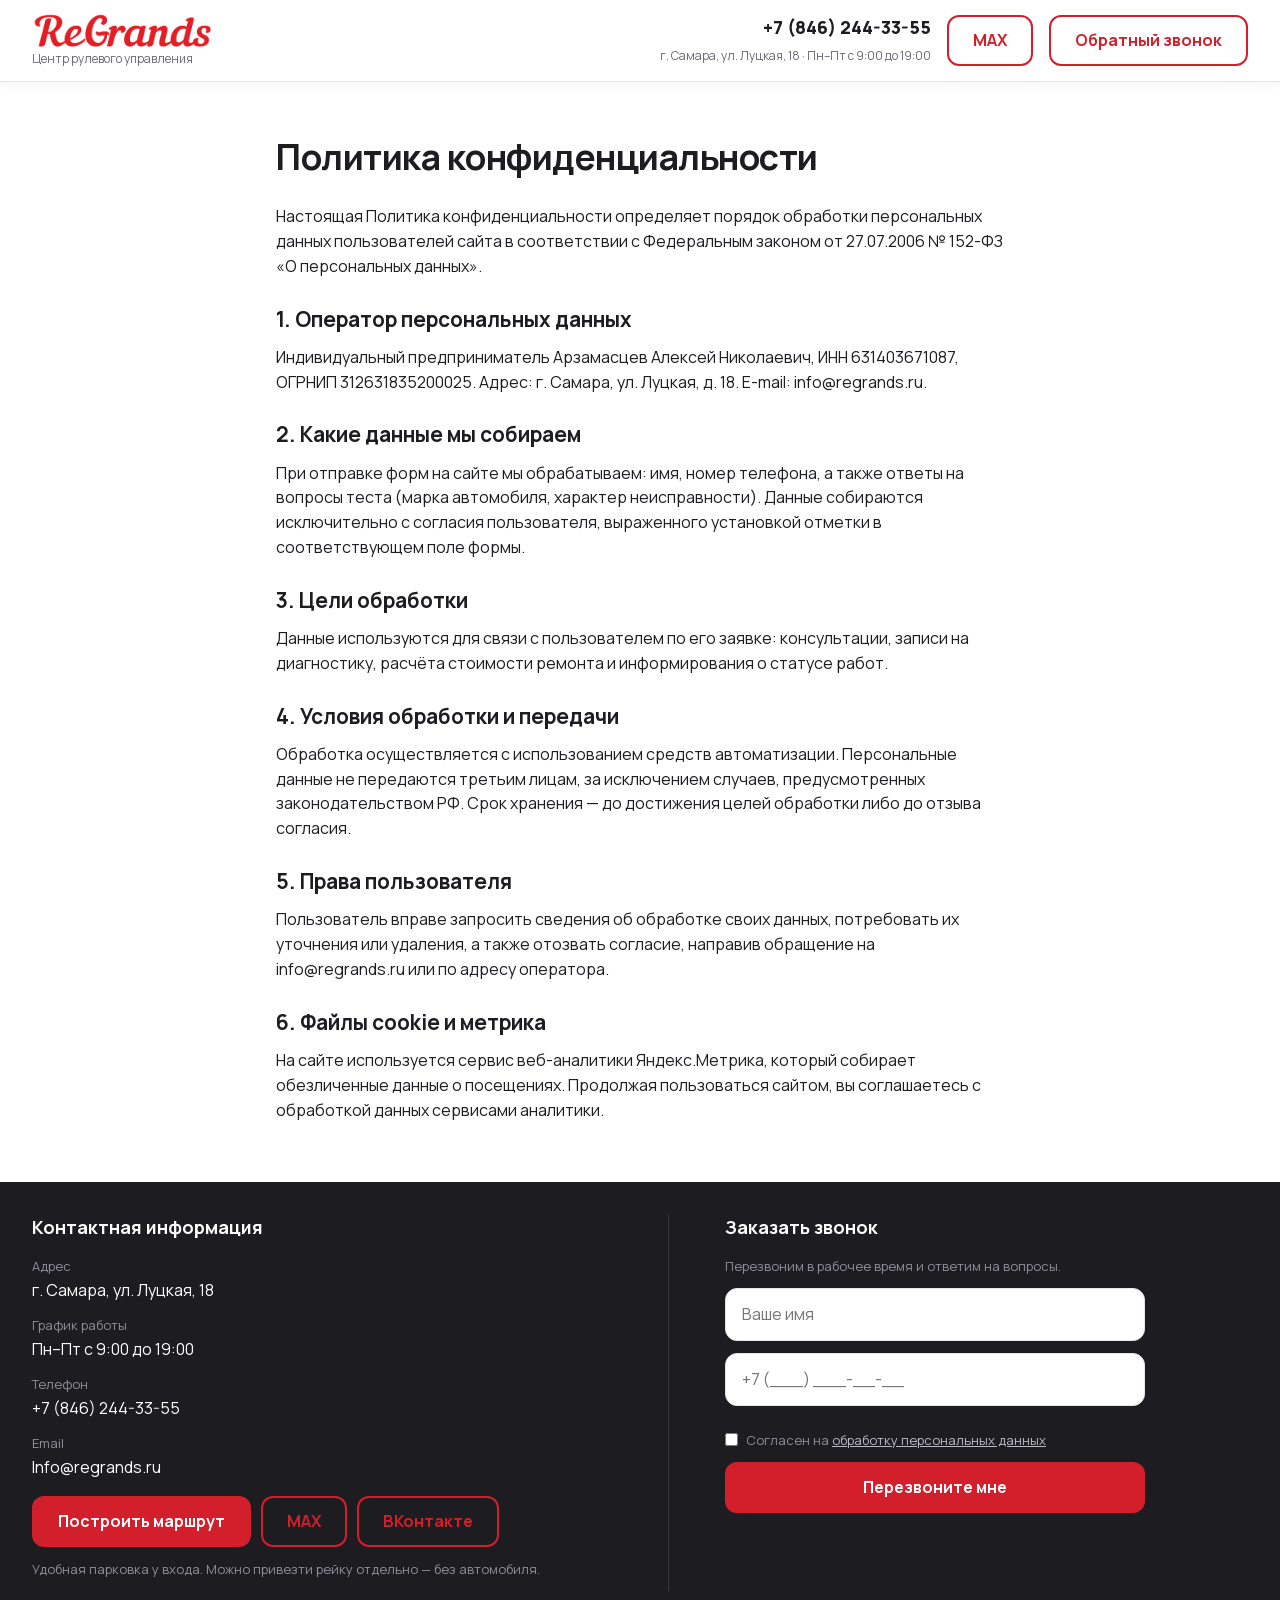
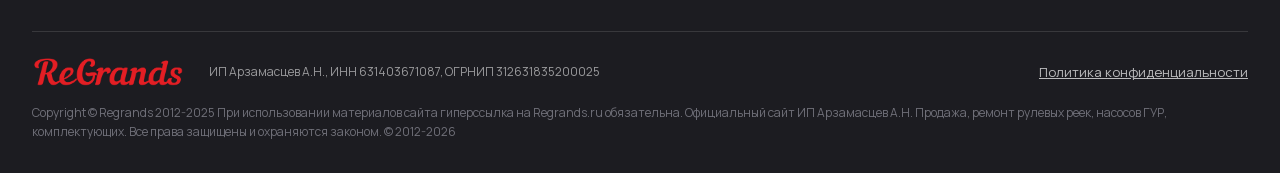
<file: policy/index.html>
<!DOCTYPE html>
<html lang="ru-RU">
<head>
<meta charset="UTF-8">
<meta name="viewport" content="width=device-width, initial-scale=1">
<link rel="preload" href="../wp-content/themes/regrand/assets/fonts/manrope-cyrillic.woff2" as="font" type="font/woff2" crossorigin>
<style>@font-face {
	font-family: 'Manrope';
	src: url('../wp-content/themes/regrand/assets/fonts/manrope-cyrillic.woff2') format('woff2');
	font-weight: 200 800;
	font-display: swap;
	unicode-range: U+0400-045F, U+0490-0491, U+04B0-04B1, U+2116;
}
@font-face {
	font-family: 'Manrope';
	src: url('../wp-content/themes/regrand/assets/fonts/manrope-latin.woff2') format('woff2');
	font-weight: 200 800;
	font-display: swap;
	unicode-range: U+0000-00FF, U+2000-206F, U+20AC, U+2122;
}

*, *::before, *::after { box-sizing: border-box; margin: 0; padding: 0; }
[hidden] { display: none !important; }

:root {
	--c-red: #d21f2b;
	--c-red-dark: #a91622;
	--c-red-light: #fdeaec;
	/* Цвет кнопок: в красной схеме совпадает с акцентом, в синей — синий. */
	--c-cta: var(--c-red);
	--c-cta-dark: var(--c-red-dark);
	--c-cta-shadow: rgba(210, 31, 43, .3);
	--c-focus: rgba(210, 31, 43, .45);
	--c-ink: #1c1c21;
	--c-gray: #6b6b74;
	--c-line: #e6e6ea;
	--c-bg: #ffffff;
	--c-bg-soft: #f7f7f9;
	--radius: 12px;
	--shadow: 0 8px 24px rgba(28, 28, 33, .08);
	--container: 1440px;
	--font: 'Manrope', system-ui, -apple-system, 'Segoe UI', sans-serif;
}

/* Сине-оранжевая схема (дубль посадки): акценты оранжевые, кнопки синие. */
body.scheme-blue {
	--c-red: #f56e00;
	--c-red-dark: #d45f00;
	--c-red-light: #fff1e3;
	--c-cta: #006dc1;
	--c-cta-dark: #005699;
	--c-cta-shadow: rgba(0, 109, 193, .3);
	--c-focus: rgba(0, 109, 193, .45);
	--c-ink: #10243a;
}

html { scroll-behavior: smooth; }
body {
	font-family: var(--font);
	font-size: 16px;
	line-height: 1.55;
	color: var(--c-ink);
	background: var(--c-bg);
	-webkit-font-smoothing: antialiased;
}
img { max-width: 100%; height: auto; display: block; }
a { color: inherit; }
button { font: inherit; cursor: pointer; }
input, textarea { font: inherit; }

.container { max-width: var(--container); margin: 0 auto; padding: 0 20px; }
@media (min-width: 768px) {
	.container { padding: 0 32px; }
}

.btn {
	display: inline-flex;
	align-items: center;
	justify-content: center;
	gap: 8px;
	padding: 14px 24px;
	border-radius: var(--radius);
	border: 2px solid transparent;
	font-weight: 700;
	font-size: 16px;
	line-height: 1.2;
	text-decoration: none;
	text-align: center;
	transition: background .15s ease, color .15s ease, border-color .15s ease;
}
.btn--primary { background: var(--c-cta); color: #fff; }
.btn--primary:hover { background: var(--c-cta-dark); transform: translateY(-2px); box-shadow: 0 8px 20px var(--c-cta-shadow); }
.btn { will-change: transform; }
.btn:active { transform: translateY(0); }
.btn--outline { background: transparent; color: var(--c-red); border-color: var(--c-red); }
.btn--outline:hover { background: var(--c-red-light); }
.btn--ghost { background: transparent; color: var(--c-ink); border-color: var(--c-line); }
.btn--ghost:hover { border-color: var(--c-red); color: var(--c-red); }
.btn--block { width: 100%; }
.btn--lg { padding: 18px 36px; font-size: 18px; }
.btn[disabled] { opacity: .5; cursor: not-allowed; }
.btn:focus { outline: none; }
.btn:focus-visible { outline: 3px solid var(--c-focus); outline-offset: 2px; }

/* Шапка */
.site-header {
	border-bottom: 1px solid var(--c-line);
	background: var(--c-bg);
	position: sticky;
	top: 0;
	z-index: 100;
	box-shadow: 0 2px 12px rgba(28, 28, 33, .06);
}
.site-header__inner {
	display: flex;
	align-items: center;
	justify-content: space-between;
	gap: 12px;
	padding-top: 10px;
	padding-bottom: 10px;
}
.site-header__brand { text-decoration: none; min-width: 0; }
.site-header__logo-img { height: 30px; width: auto; display: block; }
.site-header__tagline { font-size: 11px; color: var(--c-gray); display: block; white-space: nowrap; overflow: hidden; text-overflow: ellipsis; }
.site-header__contacts { display: none; text-align: right; }
.site-header__phone { font-weight: 800; font-size: 18px; text-decoration: none; display: block; }
.site-header__phone:hover { color: var(--c-red); }
.site-header__schedule { font-size: 12px; color: var(--c-gray); }
.site-header__phone-btn {
	width: 44px;
	height: 44px;
	border-radius: 50%;
	background: var(--c-red);
	color: #fff;
	display: inline-flex;
	align-items: center;
	justify-content: center;
	flex-shrink: 0;
}
.site-header__phone-btn:active { background: var(--c-red-dark); }
.site-header__cta { display: none; }
.site-header__max { display: none; }
@media (min-width: 768px) {
	.site-header__inner { padding-top: 12px; padding-bottom: 12px; gap: 16px; }
	.site-header__logo-img { height: 38px; }
	.site-header__tagline { font-size: 12px; }
	.site-header__contacts { display: block; margin-left: auto; }
	.site-header__phone-btn { display: none; }
	.site-header__cta { display: inline-flex; }
	.site-header__max { display: inline-flex; }
}

/* Hero */
.hero { background: linear-gradient(180deg, var(--c-bg-soft) 0%, #edeff4 100%); overflow: hidden; position: relative; padding-bottom: 64px; }
.hero__wave { position: absolute; bottom: -1px; left: 0; right: 0; line-height: 0; pointer-events: none; }
.hero__wave svg { display: block; width: 100%; height: 64px; }
@media (prefers-reduced-motion: no-preference) {
	.hero__content { animation: hero-in .6s ease both; }
	.hero__media { animation: hero-in .6s ease .15s both; }
	@keyframes hero-in {
		from { opacity: 0; transform: translateY(20px); }
		to { opacity: 1; transform: none; }
	}
}
.hero__inner {
	display: grid;
	gap: 32px;
	padding-top: 16px;
	padding-bottom: 40px;
}
.hero__title {
	font-size: clamp(1.75rem, 4vw, 3.4rem);
	line-height: 1.15;
	font-weight: 800;
	letter-spacing: -.5px;
	margin-bottom: 16px;
	max-width: 24ch;
}
.hero__subtitle { font-size: clamp(1rem, 2vw, 1.2rem); color: var(--c-gray); margin-bottom: 24px; }
.hero__badges { list-style: none; display: flex; flex-wrap: wrap; gap: 10px; margin-bottom: 28px; }
.hero__badge {
	display: inline-flex;
	align-items: center;
	gap: 8px;
	background: #fff;
	border: 1px solid var(--c-line);
	border-radius: 100px;
	padding: 8px 14px;
	font-size: 14px;
	font-weight: 600;
}
.hero__badge svg { color: var(--c-red); flex-shrink: 0; }
.hero__rotate {
	color: var(--c-red);
	display: inline-block;
	transition: opacity .25s ease, transform .25s ease;
}
.hero__rotate.is-out { opacity: 0; transform: translateY(10px); }
.hero__actions { display: flex; flex-wrap: wrap; gap: 12px; }
.hero__rating {
	display: inline-flex;
	align-items: center;
	gap: 8px;
	margin-top: 18px;
	font-size: 14px;
	color: var(--c-gray);
	text-decoration: none;
}
.hero__rating b { color: var(--c-ink); }
.hero__rating:hover span:last-child { text-decoration: underline; }
.hero__rating-stars { color: #f7a600; letter-spacing: 2px; }
.hero__media { display: flex; justify-content: center; }
.hero__media img { border-radius: var(--radius); box-shadow: var(--shadow); width: 100%; object-fit: cover; }
/* Размер по натуральным пропорциям ролика — подходит и вертикальным, и горизонтальным. */
.hero__video {
	width: 100%;
	max-width: 420px;
	max-height: 640px;
	height: auto;
	border-radius: 20px;
	background: var(--c-ink);
	box-shadow: var(--shadow);
	object-fit: contain;
}
.hero__secondary { margin-top: 16px; }
@media (min-width: 1024px) {
	.hero__inner { grid-template-columns: 1.15fr .85fr; align-items: center; padding-top: 56px; padding-bottom: 64px; }
}

/* Формы */
.lead-form__row { display: grid; gap: 12px; }
@media (min-width: 768px) {
	.lead-form__row { grid-template-columns: 1fr 1fr auto; }
}
.lead-form__input {
	padding: 13px 16px;
	border: 1px solid var(--c-line);
	border-radius: var(--radius);
	background: #fff;
	width: 100%;
}
.lead-form__input:focus { outline: 2px solid var(--c-red); outline-offset: -1px; border-color: transparent; }
.lead-form__input.is-invalid { border-color: var(--c-red); outline-color: var(--c-red); }
.consent { display: flex; align-items: flex-start; gap: 8px; font-size: 13px; color: var(--c-gray); margin-top: 12px; }
.consent input { margin-top: 3px; accent-color: var(--c-red); }
.consent a { color: var(--c-gray); }
.hp-field { position: absolute !important; left: -9999px !important; width: 1px; height: 1px; opacity: 0; }
.lead-form__status { margin-top: 12px; font-weight: 600; min-height: 1em; }
.lead-form__status.is-error { color: var(--c-red); }
.lead-form__status.is-success { color: #1d8a3c; }
</style>
<title>Политика конфиденциальности &#8212; Регранд — ремонт рулевых реек в Самаре</title>
<meta name='robots' content='max-image-preview:large' />
<style id='wp-img-auto-sizes-contain-inline-css'>
img:is([sizes=auto i],[sizes^="auto," i]){contain-intrinsic-size:3000px 1500px}
/*# sourceURL=wp-img-auto-sizes-contain-inline-css */
</style>
<link rel="preload" as="style" href="../wp-content/themes/regrand/assets/css/main.css" onload="this.onload=null;this.rel='stylesheet'"><noscript><link rel="stylesheet" href="../wp-content/themes/regrand/assets/css/main.css"></noscript>
<link rel="canonical" href="index.html" />
<style id='wp-block-heading-inline-css'>
h1:where(.wp-block-heading).has-background,h2:where(.wp-block-heading).has-background,h3:where(.wp-block-heading).has-background,h4:where(.wp-block-heading).has-background,h5:where(.wp-block-heading).has-background,h6:where(.wp-block-heading).has-background{padding:1.25em 2.375em}h1.has-text-align-left[style*=writing-mode]:where([style*=vertical-lr]),h1.has-text-align-right[style*=writing-mode]:where([style*=vertical-rl]),h2.has-text-align-left[style*=writing-mode]:where([style*=vertical-lr]),h2.has-text-align-right[style*=writing-mode]:where([style*=vertical-rl]),h3.has-text-align-left[style*=writing-mode]:where([style*=vertical-lr]),h3.has-text-align-right[style*=writing-mode]:where([style*=vertical-rl]),h4.has-text-align-left[style*=writing-mode]:where([style*=vertical-lr]),h4.has-text-align-right[style*=writing-mode]:where([style*=vertical-rl]),h5.has-text-align-left[style*=writing-mode]:where([style*=vertical-lr]),h5.has-text-align-right[style*=writing-mode]:where([style*=vertical-rl]),h6.has-text-align-left[style*=writing-mode]:where([style*=vertical-lr]),h6.has-text-align-right[style*=writing-mode]:where([style*=vertical-rl]){rotate:180deg}
/*# sourceURL=https://s3qnk.github.io/regrand-preview/wp-includes/blocks/heading/style.min.css */
</style>
<style id='wp-block-paragraph-inline-css'>
.is-small-text{font-size:.875em}.is-regular-text{font-size:1em}.is-large-text{font-size:2.25em}.is-larger-text{font-size:3em}.has-drop-cap:not(:focus):first-letter{float:left;font-size:8.4em;font-style:normal;font-weight:100;line-height:.68;margin:.05em .1em 0 0;text-transform:uppercase}body.rtl .has-drop-cap:not(:focus):first-letter{float:none;margin-left:.1em}p.has-drop-cap.has-background{overflow:hidden}:root :where(p.has-background){padding:1.25em 2.375em}:where(p.has-text-color:not(.has-link-color)) a{color:inherit}p.has-text-align-left[style*="writing-mode:vertical-lr"],p.has-text-align-right[style*="writing-mode:vertical-rl"]{rotate:180deg}
/*# sourceURL=https://s3qnk.github.io/regrand-preview/wp-includes/blocks/paragraph/style.min.css */
</style>
<style id='global-styles-inline-css'>
:root{--wp--preset--aspect-ratio--square: 1;--wp--preset--aspect-ratio--4-3: 4/3;--wp--preset--aspect-ratio--3-4: 3/4;--wp--preset--aspect-ratio--3-2: 3/2;--wp--preset--aspect-ratio--2-3: 2/3;--wp--preset--aspect-ratio--16-9: 16/9;--wp--preset--aspect-ratio--9-16: 9/16;--wp--preset--color--black: #000000;--wp--preset--color--cyan-bluish-gray: #abb8c3;--wp--preset--color--white: #ffffff;--wp--preset--color--pale-pink: #f78da7;--wp--preset--color--vivid-red: #cf2e2e;--wp--preset--color--luminous-vivid-orange: #ff6900;--wp--preset--color--luminous-vivid-amber: #fcb900;--wp--preset--color--light-green-cyan: #7bdcb5;--wp--preset--color--vivid-green-cyan: #00d084;--wp--preset--color--pale-cyan-blue: #8ed1fc;--wp--preset--color--vivid-cyan-blue: #0693e3;--wp--preset--color--vivid-purple: #9b51e0;--wp--preset--gradient--vivid-cyan-blue-to-vivid-purple: linear-gradient(135deg,rgb(6,147,227) 0%,rgb(155,81,224) 100%);--wp--preset--gradient--light-green-cyan-to-vivid-green-cyan: linear-gradient(135deg,rgb(122,220,180) 0%,rgb(0,208,130) 100%);--wp--preset--gradient--luminous-vivid-amber-to-luminous-vivid-orange: linear-gradient(135deg,rgb(252,185,0) 0%,rgb(255,105,0) 100%);--wp--preset--gradient--luminous-vivid-orange-to-vivid-red: linear-gradient(135deg,rgb(255,105,0) 0%,rgb(207,46,46) 100%);--wp--preset--gradient--very-light-gray-to-cyan-bluish-gray: linear-gradient(135deg,rgb(238,238,238) 0%,rgb(169,184,195) 100%);--wp--preset--gradient--cool-to-warm-spectrum: linear-gradient(135deg,rgb(74,234,220) 0%,rgb(151,120,209) 20%,rgb(207,42,186) 40%,rgb(238,44,130) 60%,rgb(251,105,98) 80%,rgb(254,248,76) 100%);--wp--preset--gradient--blush-light-purple: linear-gradient(135deg,rgb(255,206,236) 0%,rgb(152,150,240) 100%);--wp--preset--gradient--blush-bordeaux: linear-gradient(135deg,rgb(254,205,165) 0%,rgb(254,45,45) 50%,rgb(107,0,62) 100%);--wp--preset--gradient--luminous-dusk: linear-gradient(135deg,rgb(255,203,112) 0%,rgb(199,81,192) 50%,rgb(65,88,208) 100%);--wp--preset--gradient--pale-ocean: linear-gradient(135deg,rgb(255,245,203) 0%,rgb(182,227,212) 50%,rgb(51,167,181) 100%);--wp--preset--gradient--electric-grass: linear-gradient(135deg,rgb(202,248,128) 0%,rgb(113,206,126) 100%);--wp--preset--gradient--midnight: linear-gradient(135deg,rgb(2,3,129) 0%,rgb(40,116,252) 100%);--wp--preset--font-size--small: 13px;--wp--preset--font-size--medium: 20px;--wp--preset--font-size--large: 36px;--wp--preset--font-size--x-large: 42px;--wp--preset--spacing--20: 0.44rem;--wp--preset--spacing--30: 0.67rem;--wp--preset--spacing--40: 1rem;--wp--preset--spacing--50: 1.5rem;--wp--preset--spacing--60: 2.25rem;--wp--preset--spacing--70: 3.38rem;--wp--preset--spacing--80: 5.06rem;--wp--preset--shadow--natural: 6px 6px 9px rgba(0, 0, 0, 0.2);--wp--preset--shadow--deep: 12px 12px 50px rgba(0, 0, 0, 0.4);--wp--preset--shadow--sharp: 6px 6px 0px rgba(0, 0, 0, 0.2);--wp--preset--shadow--outlined: 6px 6px 0px -3px rgb(255, 255, 255), 6px 6px rgb(0, 0, 0);--wp--preset--shadow--crisp: 6px 6px 0px rgb(0, 0, 0);}:where(.is-layout-flex){gap: 0.5em;}:where(.is-layout-grid){gap: 0.5em;}body .is-layout-flex{display: flex;}.is-layout-flex{flex-wrap: wrap;align-items: center;}.is-layout-flex > :is(*, div){margin: 0;}body .is-layout-grid{display: grid;}.is-layout-grid > :is(*, div){margin: 0;}:where(.wp-block-columns.is-layout-flex){gap: 2em;}:where(.wp-block-columns.is-layout-grid){gap: 2em;}:where(.wp-block-post-template.is-layout-flex){gap: 1.25em;}:where(.wp-block-post-template.is-layout-grid){gap: 1.25em;}.has-black-color{color: var(--wp--preset--color--black) !important;}.has-cyan-bluish-gray-color{color: var(--wp--preset--color--cyan-bluish-gray) !important;}.has-white-color{color: var(--wp--preset--color--white) !important;}.has-pale-pink-color{color: var(--wp--preset--color--pale-pink) !important;}.has-vivid-red-color{color: var(--wp--preset--color--vivid-red) !important;}.has-luminous-vivid-orange-color{color: var(--wp--preset--color--luminous-vivid-orange) !important;}.has-luminous-vivid-amber-color{color: var(--wp--preset--color--luminous-vivid-amber) !important;}.has-light-green-cyan-color{color: var(--wp--preset--color--light-green-cyan) !important;}.has-vivid-green-cyan-color{color: var(--wp--preset--color--vivid-green-cyan) !important;}.has-pale-cyan-blue-color{color: var(--wp--preset--color--pale-cyan-blue) !important;}.has-vivid-cyan-blue-color{color: var(--wp--preset--color--vivid-cyan-blue) !important;}.has-vivid-purple-color{color: var(--wp--preset--color--vivid-purple) !important;}.has-black-background-color{background-color: var(--wp--preset--color--black) !important;}.has-cyan-bluish-gray-background-color{background-color: var(--wp--preset--color--cyan-bluish-gray) !important;}.has-white-background-color{background-color: var(--wp--preset--color--white) !important;}.has-pale-pink-background-color{background-color: var(--wp--preset--color--pale-pink) !important;}.has-vivid-red-background-color{background-color: var(--wp--preset--color--vivid-red) !important;}.has-luminous-vivid-orange-background-color{background-color: var(--wp--preset--color--luminous-vivid-orange) !important;}.has-luminous-vivid-amber-background-color{background-color: var(--wp--preset--color--luminous-vivid-amber) !important;}.has-light-green-cyan-background-color{background-color: var(--wp--preset--color--light-green-cyan) !important;}.has-vivid-green-cyan-background-color{background-color: var(--wp--preset--color--vivid-green-cyan) !important;}.has-pale-cyan-blue-background-color{background-color: var(--wp--preset--color--pale-cyan-blue) !important;}.has-vivid-cyan-blue-background-color{background-color: var(--wp--preset--color--vivid-cyan-blue) !important;}.has-vivid-purple-background-color{background-color: var(--wp--preset--color--vivid-purple) !important;}.has-black-border-color{border-color: var(--wp--preset--color--black) !important;}.has-cyan-bluish-gray-border-color{border-color: var(--wp--preset--color--cyan-bluish-gray) !important;}.has-white-border-color{border-color: var(--wp--preset--color--white) !important;}.has-pale-pink-border-color{border-color: var(--wp--preset--color--pale-pink) !important;}.has-vivid-red-border-color{border-color: var(--wp--preset--color--vivid-red) !important;}.has-luminous-vivid-orange-border-color{border-color: var(--wp--preset--color--luminous-vivid-orange) !important;}.has-luminous-vivid-amber-border-color{border-color: var(--wp--preset--color--luminous-vivid-amber) !important;}.has-light-green-cyan-border-color{border-color: var(--wp--preset--color--light-green-cyan) !important;}.has-vivid-green-cyan-border-color{border-color: var(--wp--preset--color--vivid-green-cyan) !important;}.has-pale-cyan-blue-border-color{border-color: var(--wp--preset--color--pale-cyan-blue) !important;}.has-vivid-cyan-blue-border-color{border-color: var(--wp--preset--color--vivid-cyan-blue) !important;}.has-vivid-purple-border-color{border-color: var(--wp--preset--color--vivid-purple) !important;}.has-vivid-cyan-blue-to-vivid-purple-gradient-background{background: var(--wp--preset--gradient--vivid-cyan-blue-to-vivid-purple) !important;}.has-light-green-cyan-to-vivid-green-cyan-gradient-background{background: var(--wp--preset--gradient--light-green-cyan-to-vivid-green-cyan) !important;}.has-luminous-vivid-amber-to-luminous-vivid-orange-gradient-background{background: var(--wp--preset--gradient--luminous-vivid-amber-to-luminous-vivid-orange) !important;}.has-luminous-vivid-orange-to-vivid-red-gradient-background{background: var(--wp--preset--gradient--luminous-vivid-orange-to-vivid-red) !important;}.has-very-light-gray-to-cyan-bluish-gray-gradient-background{background: var(--wp--preset--gradient--very-light-gray-to-cyan-bluish-gray) !important;}.has-cool-to-warm-spectrum-gradient-background{background: var(--wp--preset--gradient--cool-to-warm-spectrum) !important;}.has-blush-light-purple-gradient-background{background: var(--wp--preset--gradient--blush-light-purple) !important;}.has-blush-bordeaux-gradient-background{background: var(--wp--preset--gradient--blush-bordeaux) !important;}.has-luminous-dusk-gradient-background{background: var(--wp--preset--gradient--luminous-dusk) !important;}.has-pale-ocean-gradient-background{background: var(--wp--preset--gradient--pale-ocean) !important;}.has-electric-grass-gradient-background{background: var(--wp--preset--gradient--electric-grass) !important;}.has-midnight-gradient-background{background: var(--wp--preset--gradient--midnight) !important;}.has-small-font-size{font-size: var(--wp--preset--font-size--small) !important;}.has-medium-font-size{font-size: var(--wp--preset--font-size--medium) !important;}.has-large-font-size{font-size: var(--wp--preset--font-size--large) !important;}.has-x-large-font-size{font-size: var(--wp--preset--font-size--x-large) !important;}
/*# sourceURL=global-styles-inline-css */
</style>

</head>
<body class="wp-singular page-template-default page page-id-5 wp-theme-regrand">
<header class="site-header">
	<div class="container site-header__inner">
		<a href="../index.html" class="site-header__brand">
			<img class="site-header__logo-img" src="../wp-content/themes/regrand/assets/img/logo-regrands.png" alt="ReGrands — центр рулевого управления" width="446" height="93">
			<span class="site-header__tagline">Центр рулевого управления</span>
		</a>
		<div class="site-header__contacts">
			<a class="site-header__phone" href="tel:+78462443355">
				+7 (846) 244-33-55			</a>
			<span class="site-header__schedule">г. Самара, ул. Луцкая, 18 · Пн–Пт с 9:00 до 19:00</span>
		</div>
		<a class="site-header__phone-btn" href="tel:+78462443355" aria-label="Позвонить: +7 (846) 244-33-55">
			<svg width="22" height="22" viewBox="0 0 24 24" fill="none" aria-hidden="true"><path d="M5 4h4l2 5-2.5 1.5a12 12 0 0 0 5 5L15 13l5 2v4a2 2 0 0 1-2 2A16 16 0 0 1 3 6a2 2 0 0 1 2-2Z" stroke="currentColor" stroke-width="2" stroke-linejoin="round"/></svg>
		</a>
					<a class="btn btn--outline site-header__max" href="https://max.ru/u/f9LHodD0cOKI0WPbhuxXiKWs1xZpZC6nUwHiPnHPZtQZX6oqGKMk47YAbSw" target="_blank" rel="noopener" data-messenger aria-label="Написать в MAX">MAX</a>
				<button type="button" class="btn btn--outline site-header__cta" data-modal="callback">Обратный звонок</button>
	</div>
</header>
<main>
	<article class="page-content container">
		<h1>Политика конфиденциальности</h1>
		<p>Настоящая Политика конфиденциальности определяет порядок обработки персональных данных пользователей сайта в соответствии с Федеральным законом от 27.07.2006 № 152-ФЗ «О персональных данных».</p>
<h2 class="wp-block-heading">1. Оператор персональных данных</h2>
<p>Индивидуальный предприниматель Арзамасцев Алексей Николаевич, ИНН 631403671087, ОГРНИП 312631835200025. Адрес: г. Самара, ул. Луцкая, д. 18. E-mail: info@regrands.ru.</p>
<h2 class="wp-block-heading">2. Какие данные мы собираем</h2>
<p>При отправке форм на сайте мы обрабатываем: имя, номер телефона, а также ответы на вопросы теста (марка автомобиля, характер неисправности). Данные собираются исключительно с согласия пользователя, выраженного установкой отметки в соответствующем поле формы.</p>
<h2 class="wp-block-heading">3. Цели обработки</h2>
<p>Данные используются для связи с пользователем по его заявке: консультации, записи на диагностику, расчёта стоимости ремонта и информирования о статусе работ.</p>
<h2 class="wp-block-heading">4. Условия обработки и передачи</h2>
<p>Обработка осуществляется с использованием средств автоматизации. Персональные данные не передаются третьим лицам, за исключением случаев, предусмотренных законодательством РФ. Срок хранения — до достижения целей обработки либо до отзыва согласия.</p>
<h2 class="wp-block-heading">5. Права пользователя</h2>
<p>Пользователь вправе запросить сведения об обработке своих данных, потребовать их уточнения или удаления, а также отозвать согласие, направив обращение на info@regrands.ru или по адресу оператора.</p>
<h2 class="wp-block-heading">6. Файлы cookie и метрика</h2>
<p>На сайте используется сервис веб-аналитики Яндекс.Метрика, который собирает обезличенные данные о посещениях. Продолжая пользоваться сайтом, вы соглашаетесь с обработкой данных сервисами аналитики.</p>
	</article>
	</main>
<footer class="site-footer">
	<div class="container">
		<div class="site-footer__grid">
			<div class="site-footer__col">
				<h3 class="site-footer__heading">Контактная информация</h3>
				<dl class="site-footer__list">
					<div><dt>Адрес</dt><dd>г. Самара, ул. Луцкая, 18</dd></div>
					<div><dt>График работы</dt><dd>Пн–Пт с 9:00 до 19:00</dd></div>
					<div><dt>Телефон</dt><dd>
						<a href="tel:+78462443355">+7 (846) 244-33-55</a>
					</dd></div>
					<div><dt>Email</dt><dd><a href="mailto:Info@regrands.ru">Info@regrands.ru</a></dd></div>
				</dl>
				<div class="site-footer__actions">
					<a class="btn btn--primary" href="https://yandex.ru/maps/org/remont_rulevykh_reyek/232952442705/" target="_blank" rel="noopener">Построить маршрут</a>
											<a class="btn btn--outline" href="https://max.ru/u/f9LHodD0cOKI0WPbhuxXiKWs1xZpZC6nUwHiPnHPZtQZX6oqGKMk47YAbSw" target="_blank" rel="noopener" data-messenger>MAX</a>
																<a class="btn btn--outline" href="https://vk.com/regrands" target="_blank" rel="noopener" data-messenger>ВКонтакте</a>
									</div>
				<p class="site-footer__note">Удобная парковка у входа. Можно привезти рейку отдельно — без автомобиля.</p>
			</div>
			<div class="site-footer__col">
				<h3 class="site-footer__heading">Заказать звонок</h3>
				<p class="site-footer__note">Перезвоним в рабочее время и ответим на вопросы.</p>
				<form class="lead-form" data-lead-form data-form-type="callback" data-goal="lead_callback" novalidate>
					<input class="lead-form__input" type="text" name="name" placeholder="Ваше имя" maxlength="100" autocomplete="name">
					<input class="lead-form__input" type="tel" name="phone" placeholder="+7 (___) ___-__-__" required data-phone autocomplete="tel">
					<input type="text" name="website" class="hp-field" tabindex="-1" autocomplete="off" aria-hidden="true">
					<input type="hidden" name="ts" value="">
					<label class="consent">
						<input type="checkbox" name="consent" required>
						<span>Согласен на <a href="index.html" target="_blank" rel="noopener">обработку персональных данных</a></span>
					</label>
					<button type="submit" class="btn btn--primary btn--block">Перезвоните мне</button>
					<div class="lead-form__status" role="status" aria-live="polite"></div>
				</form>
			</div>
		</div>
		<div class="site-footer__bottom">
			<img class="site-footer__logo" src="../wp-content/themes/regrand/assets/img/logo-regrands.png" alt="ReGrands" width="446" height="93" loading="lazy">
			<p class="site-footer__legal">ИП Арзамасцев А.Н., ИНН 631403671087, ОГРНИП 312631835200025</p>
			<a class="site-footer__policy" href="index.html">Политика конфиденциальности</a>
		</div>
		<p class="site-footer__copyright">Copyright © Regrands 2012-2025 При использовании материалов сайта гиперссылка на Regrands.ru обязательна. Официальный сайт ИП Арзамасцев А.Н. Продажа, ремонт рулевых реек, насосов ГУР, комплектующих. Все права защищены и охраняются законом. © 2012-2026</p>
	</div>
</footer>
<dialog class="modal" id="modal-diagnostic">
	<div class="modal__body">
		<button type="button" class="modal__close" aria-label="Закрыть">&times;</button>
		<h3 class="modal__title">Запись на диагностику</h3>
		<p class="modal__text">Оставьте контакты — подтвердим запись и подберём удобное время. Диагностика бесплатная.</p>
		<form class="lead-form" data-lead-form data-form-type="hero" data-goal="lead_hero" novalidate>
			<input class="lead-form__input" type="text" name="name" placeholder="Ваше имя" maxlength="100" autocomplete="name">
			<input class="lead-form__input" type="tel" name="phone" placeholder="+7 (___) ___-__-__" required data-phone autocomplete="tel">
			<label class="lead-form__field-label" for="diag-date">Удобная дата диагностики (по желанию)</label>
			<select class="lead-form__input" name="date" id="diag-date">
				<option value="">Выберите день</option>
									<option value="2026-08-03">Пн, 3 августа</option>
									<option value="2026-08-04">Вт, 4 августа</option>
									<option value="2026-08-05">Ср, 5 августа</option>
									<option value="2026-08-06">Чт, 6 августа</option>
									<option value="2026-08-07">Пт, 7 августа</option>
									<option value="2026-08-10">Пн, 10 августа</option>
									<option value="2026-08-11">Вт, 11 августа</option>
									<option value="2026-08-12">Ср, 12 августа</option>
									<option value="2026-08-13">Чт, 13 августа</option>
									<option value="2026-08-14">Пт, 14 августа</option>
							</select>
			<input type="text" name="website" class="hp-field" tabindex="-1" autocomplete="off" aria-hidden="true">
			<input type="hidden" name="ts" value="">
			<label class="consent">
				<input type="checkbox" name="consent" required>
				<span>Согласен на <a href="index.html" target="_blank" rel="noopener">обработку персональных данных</a></span>
			</label>
			<button type="submit" class="btn btn--primary btn--block">Записаться на диагностику</button>
			<div class="lead-form__status" role="status" aria-live="polite"></div>
		</form>
	</div>
</dialog>
<dialog class="modal" id="modal-callback">
	<div class="modal__body">
		<button type="button" class="modal__close" aria-label="Закрыть">&times;</button>
		<h3 class="modal__title">Перезвоним за 10 минут</h3>
		<p class="modal__text">Оставьте номер — менеджер перезвонит в рабочее время (Пн–Пт с 9:00 до 19:00).</p>
		<form class="lead-form" data-lead-form data-form-type="callback" data-goal="lead_callback" novalidate>
			<input class="lead-form__input" type="text" name="name" placeholder="Ваше имя" maxlength="100" autocomplete="name">
			<input class="lead-form__input" type="tel" name="phone" placeholder="+7 (___) ___-__-__" required data-phone autocomplete="tel">
			<input type="text" name="website" class="hp-field" tabindex="-1" autocomplete="off" aria-hidden="true">
			<input type="hidden" name="ts" value="">
			<label class="consent">
				<input type="checkbox" name="consent" required>
				<span>Согласен на <a href="index.html" target="_blank" rel="noopener">обработку персональных данных</a></span>
			</label>
			<button type="submit" class="btn btn--primary btn--block">Перезвоните мне</button>
			<div class="lead-form__status" role="status" aria-live="polite"></div>
		</form>
	</div>
</dialog>
<script type="speculationrules">
{"prefetch":[{"source":"document","where":{"and":[{"href_matches":"/*"},{"not":{"href_matches":["/wp-*.php","/wp-admin/*","/wp-content/uploads/*","/wp-content/*","/wp-content/plugins/*","/wp-content/themes/regrand/*","/*\\?(.+)"]}},{"not":{"selector_matches":"a[rel~=\"nofollow\"]"}},{"not":{"selector_matches":".no-prefetch, .no-prefetch a"}}]},"eagerness":"conservative"}]}
</script>
<script id="regrand-main-js-extra">
var REGRAND = {"endpoint":"https://s3qnk.github.io/regrand-preview/wp-json/regrand/v1/lead","metrikaId":""};
//# sourceURL=regrand-main-js-extra
</script>
<script type="module" src="../wp-content/themes/regrand/assets/js/main.js"></script>
</body>
</html>
</file>
<file: wp-content/themes/regrand/assets/css/main.css>
/* ============ Секции ============ */
.section { padding: 56px 0; }
section[id] { scroll-margin-top: 88px; } /* липкая шапка не накрывает якорные переходы */
.section--soft { background: var(--c-bg-soft); }
.section--dark { background: #1f1f25; position: relative; overflow: hidden; }
.section--dark::before {
	content: '';
	position: absolute;
	right: -80px;
	top: -40px;
	width: 560px;
	height: 560px;
	background: url("data:image/svg+xml,%3Csvg xmlns='http://www.w3.org/2000/svg' width='560' height='560' viewBox='0 0 560 560' fill='none' stroke='%23ffffff' stroke-width='2'%3E%3Ccircle cx='140' cy='140' r='84'/%3E%3Ccircle cx='140' cy='140' r='58' stroke-dasharray='10 12'/%3E%3Ccircle cx='140' cy='140' r='18'/%3E%3Cg stroke-linecap='round'%3E%3Cpath d='M140 44v-18M140 236v18M44 140H26M236 140h18M72 72 59 59M208 208l13 13M208 72l13-13M72 208l-13 13'/%3E%3C/g%3E%3Ccircle cx='420' cy='390' r='56'/%3E%3Ccircle cx='420' cy='390' r='22' stroke-dasharray='6 8'/%3E%3Cg stroke-linecap='round'%3E%3Cpath d='M420 326v-14M420 454v14M356 390h-14M484 390h14'/%3E%3C/g%3E%3Cg stroke-linecap='round'%3E%3Cpath d='M40 480h240'/%3E%3Cpath d='M60 480v-12m30 12v-12m30 12v-12m30 12v-12m30 12v-12m30 12v-12m30 12v-12'/%3E%3Crect x='280' y='468' width='56' height='24' rx='6'/%3E%3C/g%3E%3C/svg%3E") center/contain no-repeat;
	opacity: .05;
	pointer-events: none;
}
.section--dark .container { position: relative; }
.section--dark .section__title { color: #fff; }
.section--dark .section__subtitle { color: #b9bac4; }
.section--dark .video-tile__label { color: #b9bac4; }
.section__title {
	font-size: clamp(1.5rem, 3.5vw, 2.25rem);
	font-weight: 800;
	letter-spacing: -.5px;
	margin-bottom: 12px;
}
.section__subtitle { color: var(--c-gray); margin-bottom: 32px; max-width: 640px; }
.card {
	background: #fff;
	border: 1px solid var(--c-line);
	border-radius: var(--radius);
	padding: 24px;
}
@media (min-width: 768px) {
	.section { padding: 72px 0; }
}

/* ============ Услуги и цены ============ */
.services__grid {
	display: grid;
	gap: 16px;
	grid-template-columns: repeat(auto-fit, minmax(240px, 1fr));
	margin-bottom: 32px;
}
.service-card { display: flex; flex-direction: column; gap: 8px; transition: box-shadow .2s ease, transform .2s ease; }
.service-card:hover { box-shadow: var(--shadow); transform: translateY(-4px); }
.service-card__icon { color: var(--c-red); width: 40px; height: 40px; margin-bottom: 4px; }
.service-card__icon svg { width: 40px; height: 40px; }
.service-card__title { font-size: 18px; font-weight: 700; }
.service-card__price { font-size: 15px; color: var(--c-gray); }
.service-card__price strong { font-size: 26px; color: var(--c-red); font-weight: 800; }
.service-card__note { font-size: 13px; color: var(--c-gray); margin-top: auto; }
.services__cta { display: flex; align-items: center; gap: 16px; flex-wrap: wrap; }
.services__cta-note { font-size: 14px; color: var(--c-gray); }
.services__includes { margin: 32px 0 28px; }
/* Тот же стиль, что у заголовков секций, размером на ступень меньше. */
.services__includes-title {
	font-size: clamp(1.3rem, 2.6vw, 1.7rem);
	font-weight: 800;
	letter-spacing: -.5px;
	margin-bottom: 20px;
}
.services__includes-photo { display: block; width: 100%; max-width: 860px; height: auto; margin: 0 auto 24px; }
.services__includes-list { list-style: none; display: grid; gap: 10px 28px; }
@media (min-width: 768px) {
	.services__includes-list { grid-template-columns: 1fr 1fr; }
}
@media (min-width: 1024px) {
	.services__includes-list { grid-template-columns: 1fr 1fr 1fr; }
}
.services__includes-list li {
	position: relative;
	padding-left: 26px;
	font-size: 14px;
	color: var(--c-gray);
}
.services__includes-list li::before {
	content: '';
	position: absolute;
	left: 0;
	top: 2px;
	width: 16px;
	height: 16px;
	border-radius: 50%;
	background: var(--c-red) url("data:image/svg+xml,%3Csvg xmlns='http://www.w3.org/2000/svg' width='10' height='8' viewBox='0 0 10 8' fill='none'%3E%3Cpath d='m1 4 2.8 2.8L9 1.5' stroke='%23fff' stroke-width='2' stroke-linecap='round' stroke-linejoin='round'/%3E%3C/svg%3E") center no-repeat;
}

/* ============ УТП ============ */
.benefits__layout { display: grid; gap: 24px; }
@media (min-width: 1024px) {
	.benefits__layout--video { grid-template-columns: 0.9fr 1.1fr; align-items: center; }
	.benefits__layout--video .benefits__video { order: -1; max-height: 560px; }
}
.benefits__video {
	display: block;
	width: 100%;
	height: auto;
	margin: 0 auto;
	object-fit: contain;
	border-radius: var(--radius);
	background: #000;
	box-shadow: var(--shadow);
	cursor: pointer;
}
.benefits__grid {
	display: grid;
	gap: 16px;
	grid-template-columns: repeat(auto-fit, minmax(250px, 1fr));
	align-content: start;
}
@media (min-width: 1024px) {
	.benefits__grid { grid-template-columns: repeat(3, 1fr); }
}
.benefit {
	display: flex;
	align-items: center;
	gap: 14px;
	background: #fff;
	border: 1px solid var(--c-line);
	border-radius: var(--radius);
	padding: 18px 20px;
	font-weight: 600;
}
.benefit__icon { color: var(--c-red); flex-shrink: 0; width: 28px; height: 28px; }
.benefit__icon svg { width: 28px; height: 28px; }

/* ============ Процесс ============ */
.process__topbar { display: flex; align-items: flex-start; justify-content: space-between; gap: 20px; }
.carousel-nav { display: flex; gap: 10px; flex-shrink: 0; padding-top: 8px; }
.carousel-btn {
	width: 46px;
	height: 46px;
	border-radius: 50%;
	border: 1px solid rgba(255, 255, 255, .35);
	background: transparent;
	color: #fff;
	display: inline-flex;
	align-items: center;
	justify-content: center;
	cursor: pointer;
	transition: background .15s ease, border-color .15s ease;
}
.carousel-btn:hover { background: var(--c-red); border-color: var(--c-red); }

/* Тёмная карусель этапов: номер + заголовок, текст, крупное фото снизу. */
.process__list {
	list-style: none;
	display: flex;
	gap: 32px;
	overflow-x: auto;
	overflow-y: hidden; /* overflow-x:auto иначе наводит вертикальный скролл */
	scroll-snap-type: x mandatory;
	-webkit-overflow-scrolling: touch;
	padding-bottom: 16px;
	scrollbar-width: thin;
	scrollbar-color: var(--c-red) rgba(255, 255, 255, .12);
}
.process__list::-webkit-scrollbar { height: 6px; }
.process__list::-webkit-scrollbar-track { background: rgba(255, 255, 255, .1); border-radius: 100px; }
.process__list::-webkit-scrollbar-thumb { background: var(--c-red); border-radius: 100px; }
.process__step {
	flex: 0 0 min(500px, 86vw);
	scroll-snap-align: start;
	display: flex;
	flex-direction: column;
	gap: 12px;
}
.process__head { display: flex; gap: 14px; align-items: center; min-height: 60px; }
.process__num {
	width: 44px;
	height: 44px;
	border-radius: 50%;
	border: 2px solid var(--c-red);
	color: #fff;
	font-weight: 700;
	font-size: 18px;
	display: inline-flex;
	align-items: center;
	justify-content: center;
	flex-shrink: 0;
}
.process__title { color: #fff; font-size: 19px; font-weight: 700; }
.process__text { color: #b9bac4; font-size: 15px; flex-grow: 1; }
.process__photo {
	width: 100%;
	aspect-ratio: 4/3;
	object-fit: cover;
	border-radius: 12px;
	margin-top: 6px;
}

/* ============ Кейсы ============ */
.cases__list {
	display: flex;
	gap: 20px;
	overflow-x: auto;
	overflow-y: hidden; /* overflow-x:auto иначе наводит и вертикальный скролл */
	scroll-snap-type: x mandatory;
	-webkit-overflow-scrolling: touch;
	padding-bottom: 12px;
	scrollbar-width: thin;
	scrollbar-color: var(--c-red) var(--c-line);
}
.cases__list::-webkit-scrollbar { height: 8px; }
.cases__list::-webkit-scrollbar-track { background: var(--c-line); border-radius: 100px; }
.cases__list::-webkit-scrollbar-thumb { background: var(--c-red); border-radius: 100px; }
.cases__list .case { flex: 0 0 min(440px, 88vw); scroll-snap-align: start; }
.carousel-nav--light .carousel-btn { border-color: var(--c-line); color: var(--c-ink); }
.carousel-nav--light .carousel-btn:hover { color: #fff; }
.case__title { font-size: 17px; font-weight: 700; margin-bottom: 14px; }
.case__photos { display: grid; grid-template-columns: repeat(3, 1fr); gap: 10px; margin-bottom: 12px; }
.case__photo img { border-radius: 8px; width: 100%; aspect-ratio: 4/3; object-fit: cover; background: var(--c-bg-soft); }
.case__photo figcaption { font-size: 12px; color: var(--c-gray); text-align: center; margin-top: 6px; }
.case__comment { font-size: 14px; color: var(--c-gray); border-left: 3px solid var(--c-red); padding-left: 12px; }

/* ============ Акции ============ */
.promos__grid { display: grid; gap: 16px; grid-template-columns: repeat(auto-fit, minmax(280px, 1fr)); }
.promo { border-top: 4px solid var(--c-red); }
.promo__image img { border-radius: 8px; margin-bottom: 12px; }
.promo__title { font-size: 18px; font-weight: 700; margin-bottom: 8px; }
.promo__text { font-size: 15px; color: var(--c-gray); }

/* ============ Квиз ============ */
.quiz {
	position: relative;
	background: linear-gradient(135deg, var(--c-red) 0%, var(--c-red-dark) 100%);
	overflow: hidden;
}
/* Инженерный фон: чертёжные шестерёнки и рейка */
.quiz::before {
	content: '';
	position: absolute;
	inset: 0;
	pointer-events: none;
	opacity: .10;
	background-image: url("data:image/svg+xml,%3Csvg xmlns='http://www.w3.org/2000/svg' width='560' height='560' viewBox='0 0 560 560' fill='none' stroke='%23ffffff' stroke-width='2'%3E%3Ccircle cx='140' cy='140' r='84'/%3E%3Ccircle cx='140' cy='140' r='58' stroke-dasharray='10 12'/%3E%3Ccircle cx='140' cy='140' r='18'/%3E%3Cg stroke-linecap='round'%3E%3Cpath d='M140 44v-18M140 236v18M44 140H26M236 140h18M72 72 59 59M208 208l13 13M208 72l13-13M72 208l-13 13'/%3E%3C/g%3E%3Ccircle cx='420' cy='390' r='56'/%3E%3Ccircle cx='420' cy='390' r='22' stroke-dasharray='6 8'/%3E%3Cg stroke-linecap='round'%3E%3Cpath d='M420 326v-14M420 454v14M356 390h-14M484 390h14'/%3E%3C/g%3E%3Cg stroke-linecap='round'%3E%3Cpath d='M40 480h240'/%3E%3Cpath d='M60 480v-12m30 12v-12m30 12v-12m30 12v-12m30 12v-12m30 12v-12m30 12v-12'/%3E%3Crect x='280' y='468' width='56' height='24' rx='6'/%3E%3C/g%3E%3C/svg%3E");
	background-size: 560px 560px;
}
.quiz .container { position: relative; }
.quiz .section__title { color: #fff; text-align: center; max-width: 720px; margin-left: auto; margin-right: auto; }
.quiz__container { display: grid; gap: 24px; }
.quiz__form { max-width: 720px; margin: 0 auto; width: 100%; padding: 28px; }
.quiz__progress { margin-bottom: 20px; }
.quiz__progress-bar {
	height: 6px;
	background: var(--c-bg-soft);
	border-radius: 100px;
	overflow: hidden;
	margin-bottom: 8px;
}
.quiz__progress-bar span { display: block; height: 100%; background: var(--c-red); transition: width .25s ease; }
.quiz__progress-label { font-size: 13px; color: var(--c-gray); }
.quiz__step { border: 0; }
.quiz__question { font-size: 19px; font-weight: 700; margin-bottom: 16px; }
.quiz__options { display: grid; gap: 10px; }
.quiz__options--grid { grid-template-columns: repeat(auto-fit, minmax(130px, 1fr)); }
.quiz__option { display: block; }
.quiz__option input { position: absolute; opacity: 0; pointer-events: none; }
.quiz__option span {
	display: block;
	padding: 12px 16px;
	border: 1px solid var(--c-line);
	border-radius: var(--radius);
	font-weight: 600;
	font-size: 15px;
	text-align: center;
	transition: border-color .12s ease, background .12s ease;
}
.quiz__option:hover span { border-color: var(--c-red); }
.quiz__option input:checked + span { border-color: var(--c-red); background: var(--c-red-light); color: var(--c-red-dark); }
.quiz__option input:focus-visible + span { outline: 2px solid var(--c-red); }
.quiz__other { margin-top: 12px; }
.quiz__hint { font-size: 13px; color: var(--c-gray); margin-top: 12px; }
.quiz__contacts { display: grid; gap: 12px; }
.quiz__nav { display: flex; justify-content: space-between; gap: 12px; margin-top: 20px; }
.quiz__nav .quiz__next { margin-left: auto; }

.quiz__fields { display: grid; gap: 12px; margin-bottom: 20px; }
.quiz__form .consent { margin: 0 0 18px; }
@media (min-width: 768px) {
	.quiz__fields { grid-template-columns: 1fr 1fr; }
}
select.lead-form__input {
	appearance: none;
	-webkit-appearance: none;
	background: #fff url("data:image/svg+xml,%3Csvg xmlns='http://www.w3.org/2000/svg' width='12' height='8' viewBox='0 0 12 8' fill='none'%3E%3Cpath d='m1 1.5 5 5 5-5' stroke='%236b6b74' stroke-width='2' stroke-linecap='round'/%3E%3C/svg%3E") no-repeat right 14px center;
	padding-right: 40px;
	cursor: pointer;
}

/* ============ Видео ============ */
.video__grid { display: grid; gap: 32px; align-items: center; }
.video__points { list-style: none; display: grid; gap: 10px; margin-bottom: 24px; }
.video__points li { padding-left: 28px; position: relative; font-weight: 600; }
.video__points li::before {
	content: '';
	position: absolute;
	left: 0;
	top: 4px;
	width: 16px;
	height: 16px;
	border-radius: 50%;
	background: var(--c-red-light);
	border: 4px solid var(--c-red);
}
.video__player { display: flex; justify-content: center; }
.video__player video {
	width: 100%;
	max-width: 340px;
	aspect-ratio: 9/16;
	border-radius: 20px;
	background: var(--c-ink);
	box-shadow: var(--shadow);
	object-fit: cover;
}
@media (min-width: 1024px) {
	.video__grid { grid-template-columns: 1.2fr .8fr; }
}
.video-facade {
	position: relative;
	width: 100%;
	aspect-ratio: 16/9;
	border-radius: 20px;
	background: var(--c-ink) center/cover no-repeat;
	box-shadow: var(--shadow);
	overflow: hidden;
	cursor: pointer;
}
.video-facade--vertical { max-width: 340px; aspect-ratio: 9/16; }
.video-facade iframe { position: absolute; inset: 0; width: 100%; height: 100%; border: 0; }
.video-facade__btn {
	position: absolute;
	inset: 0;
	margin: auto;
	width: 64px;
	height: 64px;
	border-radius: 50%;
	background: var(--c-red);
	transition: transform .2s;
}
.video-facade__btn::before {
	content: '';
	position: absolute;
	left: 55%;
	top: 50%;
	transform: translate(-50%, -50%);
	border: 12px solid transparent;
	border-left: 18px solid #fff;
	border-right: 0;
}
.video-facade:hover .video-facade__btn { transform: scale(1.08); }
.video-facade.is-loaded .video-facade__btn { display: none; }
.video-facade--tile { border-radius: 14px; aspect-ratio: 9/16; }
.video-facade--tile .video-facade__btn { width: 48px; height: 48px; }
.video-facade video { position: absolute; inset: 0; width: 100%; height: 100%; object-fit: contain; background: #000; }
.video__extra {
	display: flex;
	gap: 16px;
	overflow-x: auto;
	overflow-y: hidden; /* иначе overflow-x:auto наводит вертикальный скролл */
	scroll-snap-type: x mandatory;
	-webkit-overflow-scrolling: touch;
	padding-bottom: 12px;
	margin-top: 28px;
	scrollbar-width: thin;
	scrollbar-color: var(--c-red) rgba(255, 255, 255, .12);
}
.video__extra::-webkit-scrollbar { height: 8px; }
.video__extra::-webkit-scrollbar-track { background: rgba(255, 255, 255, .12); border-radius: 100px; }
.video__extra::-webkit-scrollbar-thumb { background: var(--c-red); border-radius: 100px; }
.video-tile { flex: 0 0 230px; scroll-snap-align: start; }
.video-tile__label { font-size: 14px; color: var(--c-gray); margin-top: 8px; }

.lead-form__field-label { display: block; font-size: 13px; color: var(--c-gray); margin-bottom: -6px; }

/* ============ Лайтбокс ============ */
.case__photo-link { display: block; cursor: zoom-in; }
.lightbox {
	position: fixed;
	inset: 0;
	z-index: 1000;
	background: rgba(15, 15, 20, .92);
	display: flex;
	align-items: center;
	justify-content: center;
	gap: 16px;
	padding: 24px;
}
.lightbox__img { max-width: min(1100px, 92vw); max-height: 84vh; border-radius: 8px; object-fit: contain; }
.lightbox__caption {
	position: absolute;
	bottom: 16px;
	left: 0;
	right: 0;
	text-align: center;
	color: #fff;
	font-size: 14px;
}
.lightbox__close {
	position: absolute;
	top: 8px;
	right: 16px;
	font-size: 40px;
	color: #fff;
	background: none;
	border: 0;
	cursor: pointer;
	line-height: 1;
}
.lightbox__prev,
.lightbox__next {
	background: rgba(255, 255, 255, .12);
	color: #fff;
	border: 0;
	width: 44px;
	height: 44px;
	border-radius: 50%;
	font-size: 20px;
	cursor: pointer;
	flex-shrink: 0;
}
.lightbox__prev:hover,
.lightbox__next:hover { background: rgba(255, 255, 255, .25); }

/* ============ Гарантия ============ */
.warranty__grid { display: grid; gap: 16px; grid-template-columns: repeat(auto-fit, minmax(260px, 1fr)); margin-bottom: 20px; }
.warranty-card__title { font-size: 17px; font-weight: 700; margin-bottom: 8px; }
.warranty-card__term { font-size: 30px; font-weight: 800; color: var(--c-red); margin-bottom: 6px; }
.warranty-card__note { font-size: 14px; color: var(--c-gray); }
.warranty-card__list { padding-left: 18px; font-size: 14px; color: var(--c-gray); display: grid; gap: 8px; }
.warranty__disclaimer { font-size: 13px; color: var(--c-gray); }

/* ============ Сертификаты ============ */
.certificates__row {
	display: flex;
	gap: 16px;
	overflow-x: auto;
	overflow-y: hidden; /* иначе overflow-x:auto наводит и вертикальный скролл */
	scroll-snap-type: x mandatory;
	-webkit-overflow-scrolling: touch;
	padding-bottom: 12px;
	scrollbar-width: thin;
	scrollbar-color: var(--c-red) var(--c-bg-soft);
}
.certificates__row::-webkit-scrollbar { height: 8px; }
.certificates__row::-webkit-scrollbar-track { background: var(--c-bg-soft); border-radius: 100px; }
.certificates__row::-webkit-scrollbar-thumb { background: var(--c-red); border-radius: 100px; }
.certificate {
	/* Мало сертификатов — растягиваются на всю ширину; много — карусель со скроллом. */
	flex: 1 0 280px;
	scroll-snap-align: start;
	display: block;
	text-decoration: none;
	border: 1px solid var(--c-line);
	border-radius: var(--radius);
	overflow: hidden;
	background: #fff;
	transition: box-shadow .15s ease;
}
.certificate:hover { box-shadow: var(--shadow); }
.certificate img { width: 100%; aspect-ratio: 3/4; object-fit: cover; }
.certificate__label {
	display: block;
	padding: 8px 10px;
	font-size: 12px;
	color: var(--c-gray);
	white-space: nowrap;
	overflow: hidden;
	text-overflow: ellipsis;
}

/* ============ FAQ ============ */
.faq__container { max-width: 860px; }
.faq__list { display: grid; gap: 12px; }
.faq__item {
	border: 1px solid var(--c-line);
	border-radius: var(--radius);
	background: #fff;
	padding: 0 20px;
}
.faq__item[open] { border-color: var(--c-red); }
.faq__question {
	font-weight: 700;
	padding: 16px 28px 16px 0;
	cursor: pointer;
	list-style: none;
	position: relative;
}
.faq__question::-webkit-details-marker { display: none; }
.faq__question::after {
	content: '+';
	position: absolute;
	right: 0;
	top: 50%;
	transform: translateY(-50%);
	font-size: 22px;
	font-weight: 700;
	color: var(--c-red);
	transition: transform .15s ease;
}
.faq__item[open] .faq__question::after { content: '−'; }
.faq__answer { padding: 0 0 16px; color: var(--c-gray); }

/* ============ Контакты ============ */
/* Карта — чистая секция; данные показывает балун Яндекса. Контакты — в подвале. */
.contacts--map { position: relative; overflow: hidden; background: var(--c-ink); }
.contacts__mapbg { position: relative; height: 380px; }
@media (min-width: 768px) {
	.contacts__mapbg { height: 480px; }
}
.contacts__mapbg iframe { position: absolute; inset: 0; width: 100%; height: 100%; border: 0; }
.contacts__mapcard {
	position: absolute;
	top: 20px;
	left: 16px;
	z-index: 2;
	background: rgba(30, 30, 36, .94);
	color: #fff;
	border-radius: 12px;
	padding: 14px 18px;
	max-width: 320px;
	box-shadow: 0 8px 30px rgba(0, 0, 0, .4);
}
@media (min-width: 1024px) {
	.contacts__mapcard { left: calc((100% - 1216px) / 2); }
}
.contacts__mapcard-title { font-weight: 700; font-size: 16px; margin-bottom: 6px; }
.contacts__mapcard-rating { font-size: 14px; margin-bottom: 8px; display: flex; align-items: center; gap: 6px; flex-wrap: wrap; }
.contacts__mapcard-rating span:last-child { color: #b9bac4; }
.contacts__mapcard-stars { color: #f7a600; letter-spacing: 1px; }
.contacts__mapcard-line { font-size: 13px; color: #b9bac4; margin-bottom: 2px; }
.contacts__mapcard-link {
	display: inline-block;
	margin-top: 8px;
	font-size: 13px;
	color: #8ab4ff;
	text-decoration: none;
}
.contacts__mapcard-link:hover { text-decoration: underline; }

/* Расширенный подвал с контактами и формой. */
.site-footer__grid { display: grid; gap: 32px; }
/* На мобильных форма звонка идёт первой, контакты — под ней. */
.site-footer__grid .site-footer__col:first-child { order: 2; }
@media (min-width: 1024px) {
	.site-footer__grid .site-footer__col:first-child { order: 0; }
	.site-footer__grid { grid-template-columns: 1fr 1fr; gap: 56px; }
	.site-footer__grid .site-footer__col + .site-footer__col {
		border-left: 1px solid rgba(255, 255, 255, .12);
		padding-left: 56px;
	}
}
.site-footer__bottom {
	border-top: 1px solid rgba(255, 255, 255, .12);
	margin-top: 40px;
	padding-top: 24px;
	display: flex;
	flex-wrap: wrap;
	align-items: center;
	gap: 12px 24px;
}
.site-footer__bottom .site-footer__legal { margin: 0; flex: 1; }
.site-footer__bottom .site-footer__policy { margin-left: auto; }
.site-footer__copyright { font-size: 12px; color: #6f6f78; margin-top: 16px; }
.site-footer__heading { color: #fff; font-size: 18px; font-weight: 700; margin-bottom: 14px; }
.site-footer__list { display: grid; gap: 12px; margin-bottom: 16px; }
.site-footer__list dt { font-size: 13px; color: #8f8f9a; margin-bottom: 2px; }
.site-footer__list dd,
.site-footer__list dd a { color: #fff; text-decoration: none; }
.site-footer__list dd a:hover { color: var(--c-red-light); }
.site-footer__actions { display: flex; flex-wrap: wrap; gap: 10px; margin-bottom: 12px; }
.site-footer__note { font-size: 13px; color: #8f8f9a; margin-bottom: 12px; }
.site-footer .lead-form { display: grid; gap: 12px; max-width: 420px; }
.site-footer .consent { color: #8f8f9a; }
.site-footer .consent a { color: #b9bac4; }
.contacts__card-title { font-size: 18px; font-weight: 700; margin-bottom: 12px; }
.contacts__card-text { font-size: 14px; color: var(--c-gray); margin-bottom: 14px; }
.contacts__card .btn--block { margin: 14px 0 12px; }
.contacts__card .lead-form { display: grid; gap: 12px; }
.contacts__card .lead-form .btn--block { margin: 4px 0 0; }

.contacts__grid { display: grid; gap: 28px; }
.contacts__list { display: grid; gap: 16px; margin-bottom: 24px; }
.contacts__item dt { font-size: 13px; color: var(--c-gray); margin-bottom: 2px; }
.contacts__item dd { font-size: 17px; font-weight: 600; }
.contacts__item a { text-decoration: none; }
.contacts__item a:hover { color: var(--c-red); }
.contacts__messengers { display: flex; flex-wrap: wrap; gap: 12px; margin-bottom: 16px; }
.contacts__note { font-size: 14px; color: var(--c-gray); }
.map-facade {
	position: relative;
	min-height: 320px;
	border-radius: var(--radius);
	background: var(--c-bg-soft) url("data:image/svg+xml,%3Csvg xmlns='http://www.w3.org/2000/svg' width='60' height='60'%3E%3Cpath d='M0 30h60M30 0v60' stroke='%23e6e6ea' stroke-width='1'/%3E%3C/svg%3E");
	display: flex;
	flex-direction: column;
	align-items: center;
	justify-content: center;
	gap: 14px;
	overflow: hidden;
}
.map-facade iframe { position: absolute; inset: 0; width: 100%; height: 100%; border: 0; }
.map-facade__route { font-size: 14px; color: var(--c-gray); position: relative; z-index: 1; background: #fff; padding: 6px 12px; border-radius: 100px; text-decoration: none; }
.map-facade__route:hover { color: var(--c-red); }
.map-facade.is-loaded .map-facade__btn { display: none; }
.map-facade.is-loaded .map-facade__route { position: absolute; bottom: 12px; }
@media (min-width: 1024px) {
	.contacts__grid { grid-template-columns: 1fr 1.2fr; }
	.map-facade { min-height: 420px; }
}

/* ============ Модалка ============ */
.modal { border: 0; border-radius: var(--radius); padding: 0; max-width: 420px; width: calc(100% - 32px); margin: auto; box-shadow: 0 24px 64px rgba(28, 28, 33, .25); }
.modal::backdrop { background: rgba(28, 28, 33, .6); }
.modal__body { padding: 28px; position: relative; }
.modal__close {
	position: absolute;
	top: 10px;
	right: 14px;
	background: none;
	border: 0;
	font-size: 28px;
	line-height: 1;
	color: var(--c-gray);
}
.modal__close:hover { color: var(--c-ink); }
.modal__title { font-size: 20px; font-weight: 800; margin-bottom: 8px; }
.modal__text { font-size: 14px; color: var(--c-gray); margin-bottom: 16px; }
.modal .lead-form { display: grid; gap: 12px; }
.modal .consent { margin-top: 0; }

/* ============ Подвал ============ */
.site-footer { background: var(--c-ink); color: #fff; padding: 32px 0; margin-top: 0; }
.site-footer__inner { display: grid; gap: 20px; }
.site-footer__logo { height: 32px; width: auto; }
.site-footer__legal { font-size: 12px; color: rgba(255, 255, 255, .55); margin-top: 6px; }
.site-footer__contacts { display: grid; gap: 4px; font-size: 14px; }
.site-footer__contacts a { color: #fff; text-decoration: none; font-weight: 700; }
.site-footer__policy { color: rgba(255, 255, 255, .7); font-size: 13px; }
@media (min-width: 768px) {
	.site-footer__inner { grid-template-columns: 1fr auto auto; align-items: center; }
}

/* ============ Анимации появления ============ */
.reveal { opacity: 0; transform: translateY(18px); transition: opacity .55s ease, transform .55s ease; }
.reveal.is-visible { opacity: 1; transform: none; }
@media (prefers-reduced-motion: reduce) {
	.reveal { opacity: 1; transform: none; transition: none; }
}

/* ============ Внутренние страницы ============ */
.page-content { padding: 48px 16px; max-width: 760px; }
.page-content h1 { font-size: clamp(1.6rem, 3vw, 2.2rem); margin-bottom: 20px; letter-spacing: -.5px; }
.page-content h2 { font-size: 1.3rem; margin: 24px 0 10px; }
.page-content p, .page-content ul, .page-content ol { margin-bottom: 12px; }
.page-content ul, .page-content ol { padding-left: 22px; }
</file>
